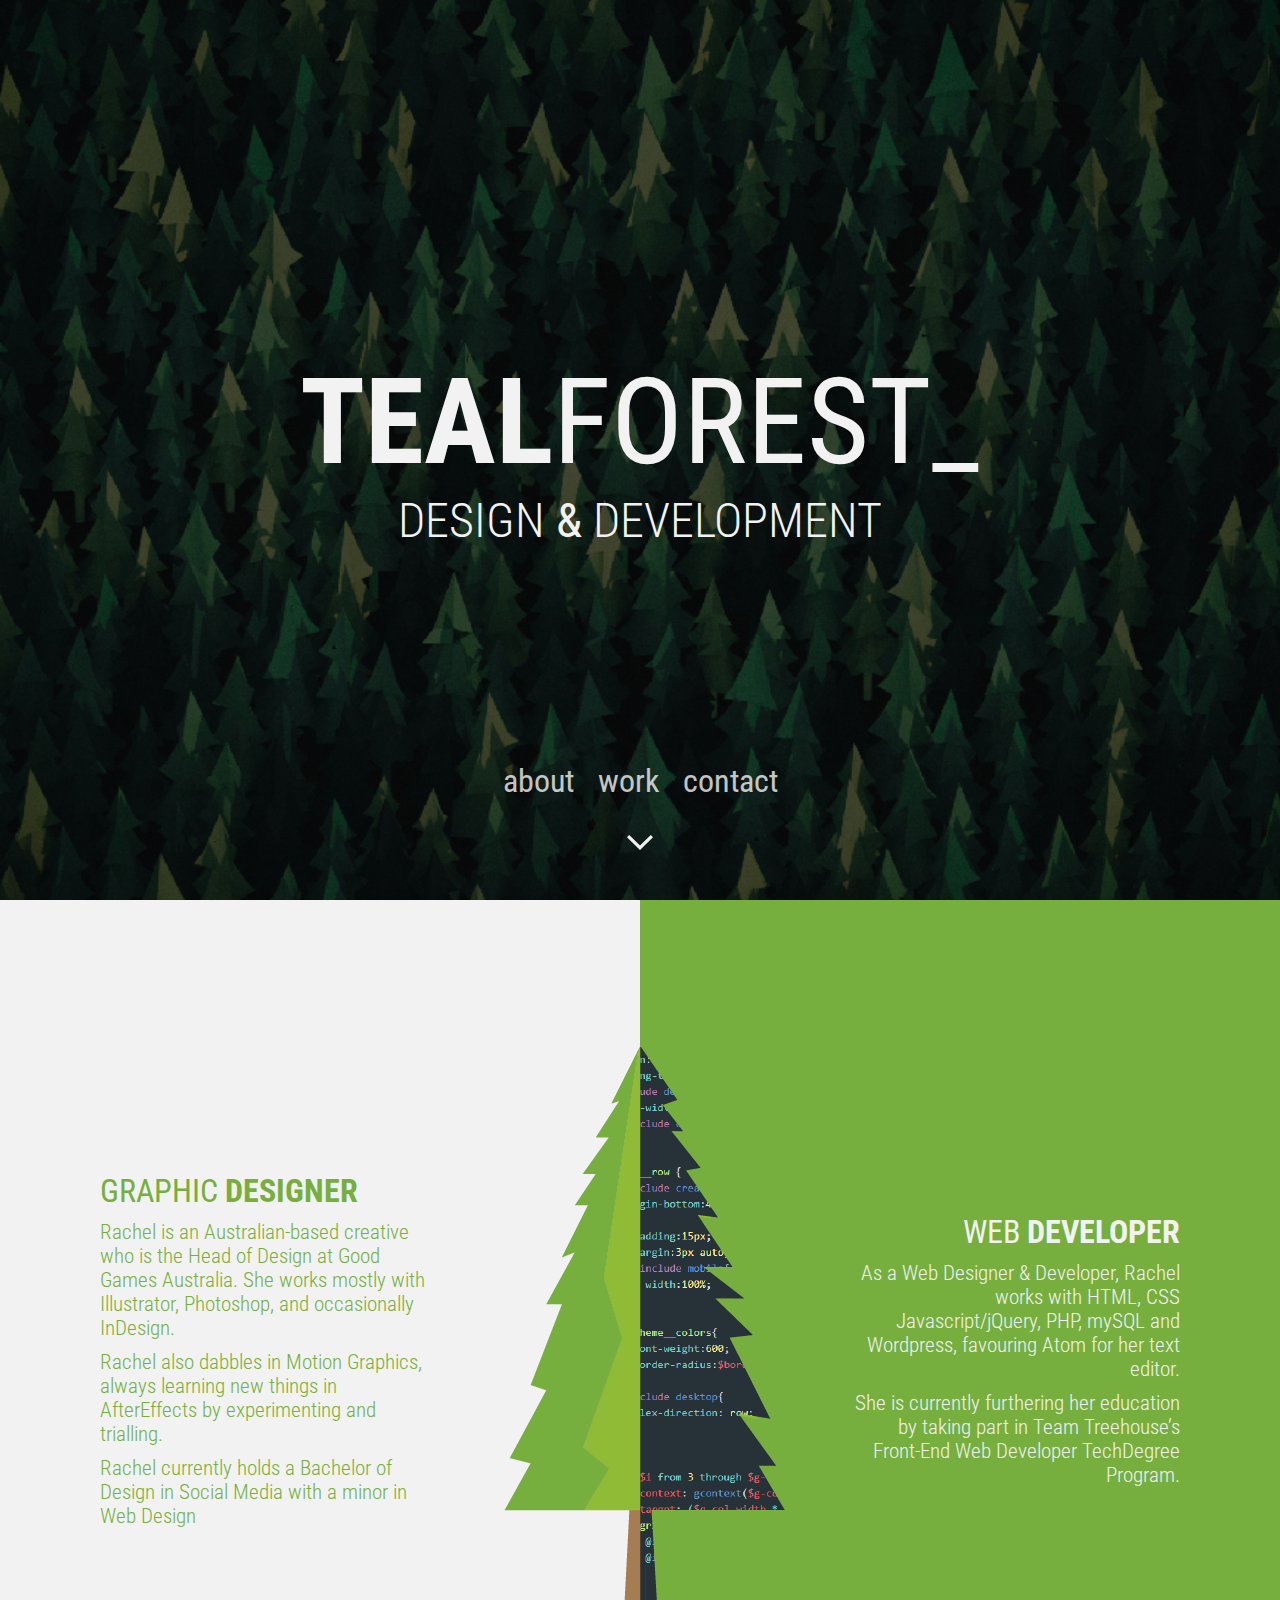
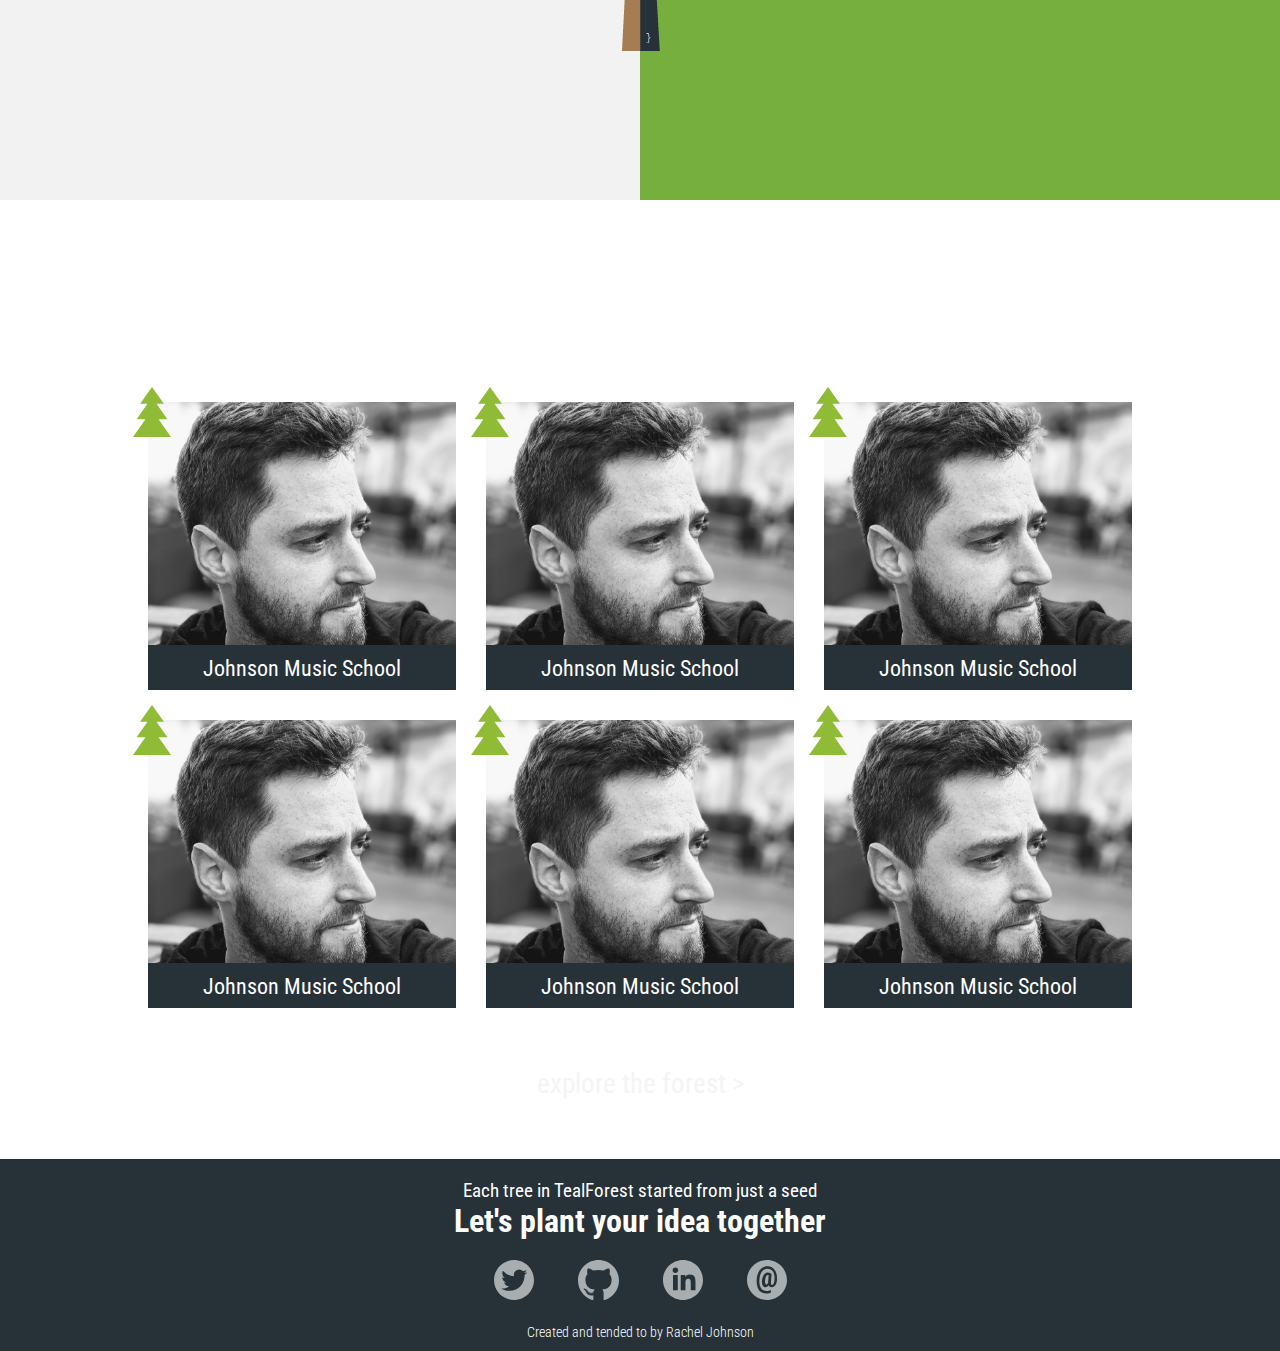
<file: index.html>
<!DOCTYPE html>
<html>

<head>
  <title>Tealforest Design &amp; Development</title>
  <meta name="viewport" content="width=device-width, initial-scale=1.0">
  <link rel="icon" type="image/png" href="favicon-32x32.png" sizes="32x32" />
  <link rel="icon" type="image/png" href="favicon-16x16.png" sizes="16x16" />
  <link rel="stylesheet" href="css/style.css">
</head>

<body class="homepage">
  <main>
    <div id="home">
      <h1><strong>TEAL</strong>FOREST_</h1>
      <h2>DESIGN <strong>&amp;</strong> DEVELOPMENT</h2>
      <div class="intronav">
        <a href="#about">about</a>
        <a href="#work">work</a>
        <a href="#footer">contact</a>
      </div>
      <img src="img/arrow.svg" />
    </div>
    <div id="about">
      <div class="designer">
        <h1>GRAPHIC <strong>DESIGNER</strong></h1>
        <p>Rachel is an Australian-based creative who is the Head of Design at Good Games Australia. She works mostly with Illustrator, Photoshop, and occasionally InDesign.</p>
        <p>Rachel also dabbles in Motion Graphics, always learning new things in AfterEffects by experimenting and trialling.</p>
        <p>Rachel currently holds a Bachelor of Design in Social Media with a minor in Web Design</p>
      </div>
      <div class="developer">
        <h1>WEB <strong>DEVELOPER</strong></h1>
        <p> As a Web Designer & Developer, Rachel works with HTML, CSS Javascript/jQuery, PHP, mySQL and Wordpress, favouring Atom for her text editor.</p>
        <p>She is currently furthering her education by taking part in Team Treehouse’s Front-End Web Developer TechDegree Program.</p>
      </div>
    </div>
    <div id="work">
      <div>
        <h1>FEATURED <strong>TREES</strong></h1>
        <div class="work-container">
          <div class="work-card">
            <div class="work-card-overflow">
              <a href="#work">
                <img src="img/mark.jpg" />
                <span>Johnson Music School</span>
              </a>
            </div>
          </div>
          <div class="work-card">
            <div class="work-card-overflow">
              <a href="#work">
                <img src="img/mark.jpg" />
                <span>Johnson Music School</span>
              </a>
            </div>
          </div>
          <div class="work-card hidden-mobile">
            <div class="work-card-overflow">
              <a href="#work">
                <img src="img/mark.jpg" />
                <span>Johnson Music School</span>
              </a>
            </div>
          </div>
          <div class="work-card hidden-mobile">
            <div class="work-card-overflow">
              <a href="#work">
                <img src="img/mark.jpg" />
                <span>Johnson Music School</span>
              </a>
            </div>
          </div>
          <div class="work-card hidden-tablet">
            <div class="work-card-overflow">
              <a href="#work">
                <img src="img/mark.jpg" />
                <span>Johnson Music School</span>
              </a>
            </div>
          </div>
          <div class="work-card hidden-tablet">
            <div class="work-card-overflow">
              <a href="#work">
                <img src="img/mark.jpg" />
                <span>Johnson Music School</span>
              </a>
            </div>
          </div>
        </div>
        <a class="toforest" href="work.html">
          <h5>explore the forest &#62;</h5>
        </a>
      </div>
    </div>
  </main>
  <footer id="footer">
    <h5>Each tree in TealForest started from just a seed</h5>
    <h4>Let's plant your idea together</h4>
    <div class="footerlinks">
      <a href="http://www.twitter.com/rachelkhoong"><img src="img/twitter.svg" /></a>
      <a href="http://www.github.com/racheltyjohnson"><img src="img/github.svg" /></a>
      <a href="https://www.linkedin.com/in/rachelkhoong/"><img src="img/linkedin.svg" /></a>
      <a href="mailto:rachelkhoong@gmail.com"><img src="img/email.svg" /></a>
    </div>
    <p>Created and tended to by Rachel Johnson</p>
  </footer>
  <script src="js/script.js"></script>

</body>

</html>
</file>
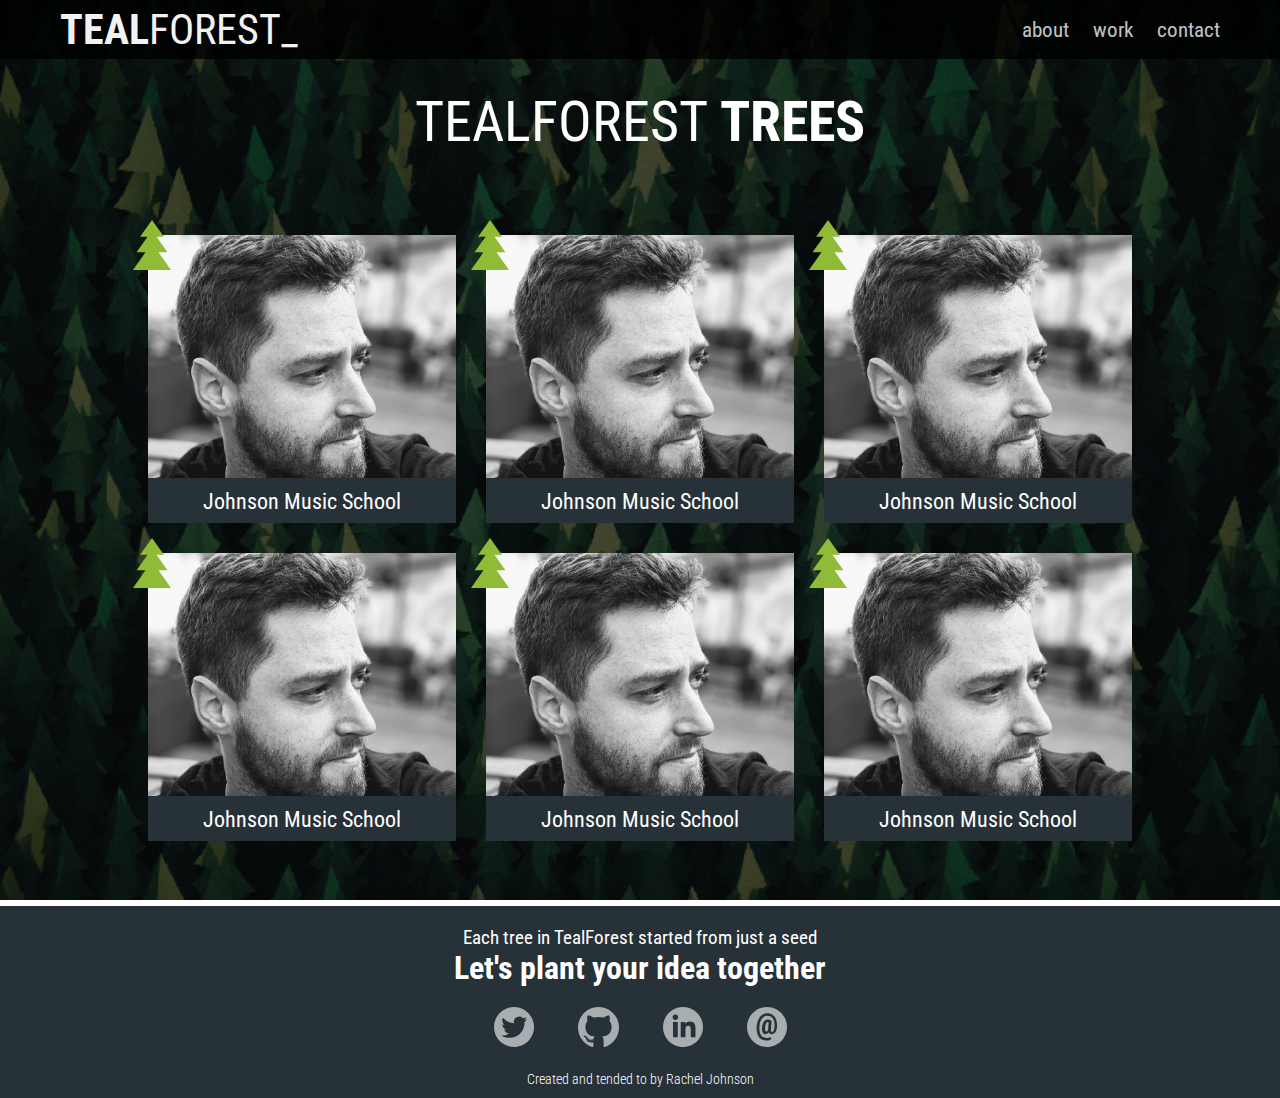
<file: work.html>
<!DOCTYPE html>
<html>

<head>
  <title>Tealforest Design &amp; Development</title>
  <meta name="viewport" content="width=device-width, initial-scale=1.0">
  <link rel="icon" type="image/png" href="favicon-32x32.png" sizes="32x32" />
  <link rel="icon" type="image/png" href="favicon-16x16.png" sizes="16x16" />
  <link rel="stylesheet" href="css/style.css">
</head>

<body class="standardpage">
  <header>
    <div>
      <a href="index.html">
        <h1 class="hidden-desktop"><strong>T</strong>F_</h1>
        <h1 class="hidden-tablet"><strong>TEAL</strong>FOREST_</h1>
      </a>
      <nav>
        <a href="index.html#about">about</a>
        <a href="work.html">work</a>
        <a href="#footer">contact</a>
      </nav>
    </div>
  </header>
  <main>
    <h1>TEALFOREST <strong>TREES</strong></h1>
    <div class="work-container work-page">
      <div class="work-card">
        <div class="work-card-overflow">
          <a href="works/johnsonmusicschool.html">
            <img src="img/mark.jpg" />
            <span>Johnson Music School</span>
          </a>
        </div>
      </div>
      <div class="work-card">
        <div class="work-card-overflow">
          <a href="#work">
            <img src="img/mark.jpg" />
            <span>Johnson Music School</span>
          </a>
        </div>
      </div>
      <div class="work-card">
        <div class="work-card-overflow">
          <a href="#work">
            <img src="img/mark.jpg" />
            <span>Johnson Music School</span>
          </a>
        </div>
      </div>
      <div class="work-card">
        <div class="work-card-overflow">
          <a href="#work">
            <img src="img/mark.jpg" />
            <span>Johnson Music School</span>
          </a>
        </div>
      </div>
      <div class="work-card">
        <div class="work-card-overflow">
          <a href="#work">
            <img src="img/mark.jpg" />
            <span>Johnson Music School</span>
          </a>
        </div>
      </div>
      <div class="work-card">
        <div class="work-card-overflow">
          <a href="#work">
            <img src="img/mark.jpg" />
            <span>Johnson Music School</span>
          </a>
        </div>
      </div>
    </div>
  </main>
  <footer id="footer">
    <h5>Each tree in TealForest started from just a seed</h5>
    <h4>Let's plant your idea together</h4>
    <div class="footerlinks">
      <a href="http://www.twitter.com/rachelkhoong"><img src="img/twitter.svg" /></a>
      <a href="http://www.github.com/racheltyjohnson"><img src="img/github.svg" /></a>
      <a href="https://www.linkedin.com/in/rachelkhoong/"><img src="img/linkedin.svg" /></a>
      <a href="mailto:rachelkhoong@gmail.com"><img src="img/email.svg" /></a>
    </div>
    <p>Created and tended to by Rachel Johnson</p>
  </footer>
  <script src="js/script.js"></script>

</body>

</html>
</file>
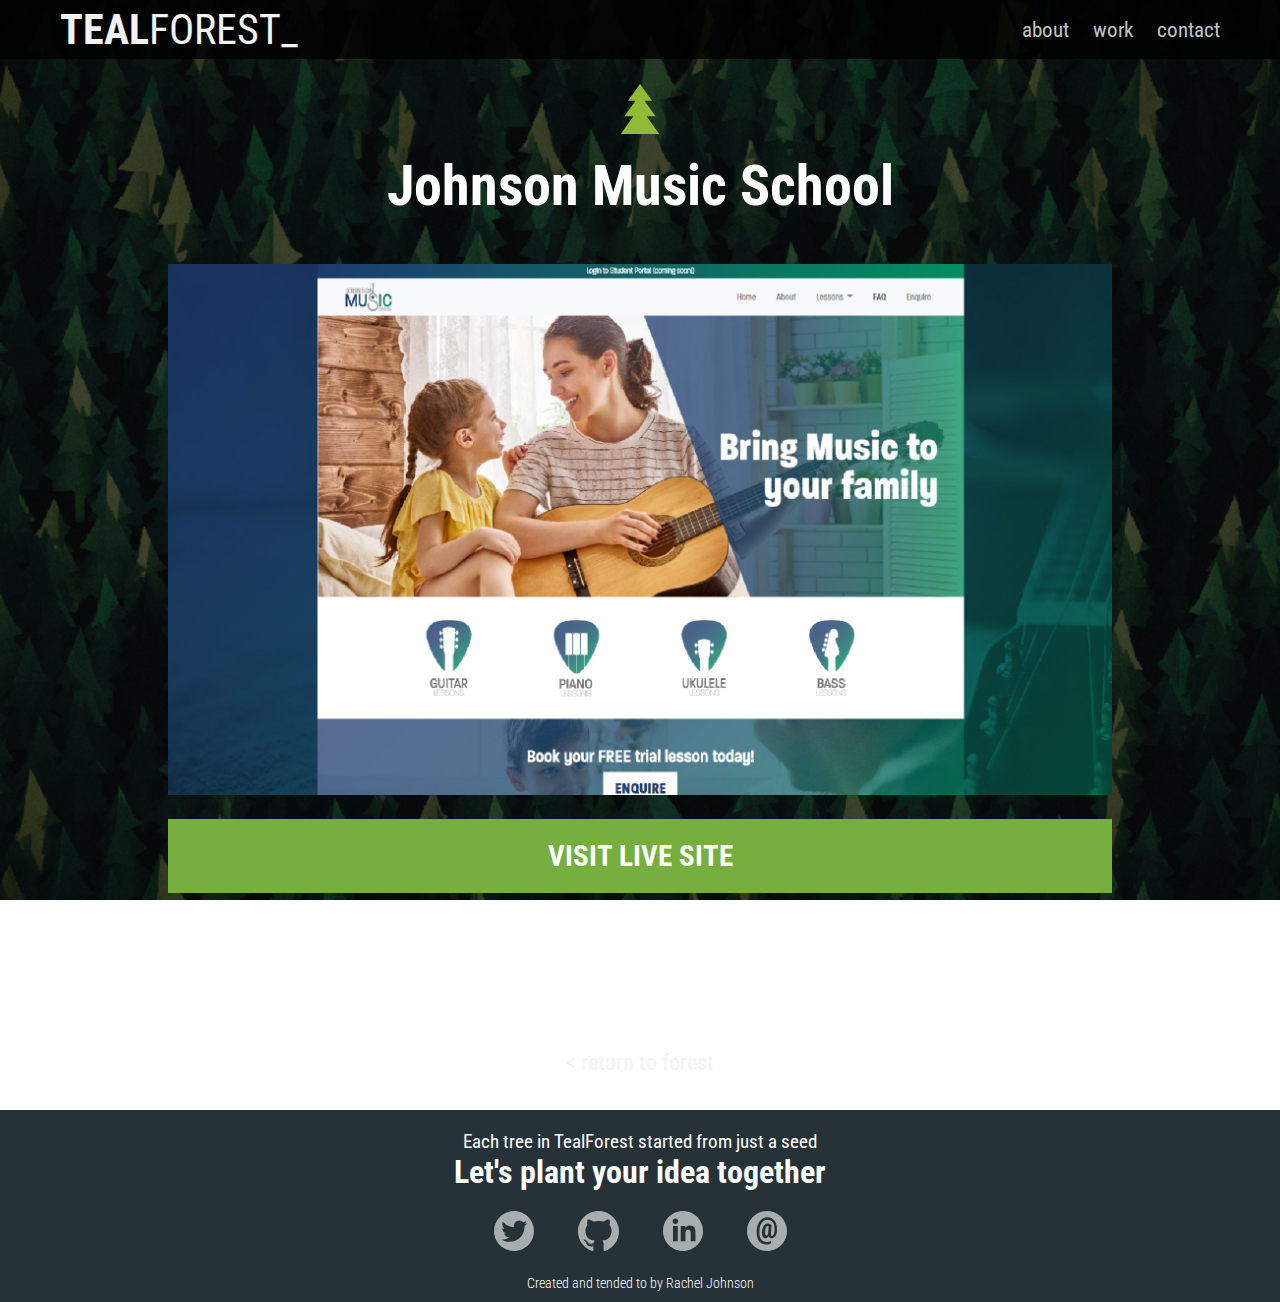
<file: works/ammybunny.html>
<!DOCTYPE html>
<html>

<head>
  <title>AmmyBunny | Tealforest Design &amp; Development</title>
  <meta name="viewport" content="width=device-width, initial-scale=1.0">
  <link rel="icon" type="image/png" href="../favicon-32x32.png" sizes="32x32" />
  <link rel="icon" type="image/png" href="../favicon-16x16.png" sizes="16x16" />
  <link rel="stylesheet" href="../css/style.css">
</head>

<body class="standardpage singleworkpage">
  <header>
    <div>
      <a href="../index.html">
        <h1 class="hidden-desktop"><strong>T</strong>F_</h1>
        <h1 class="hidden-tablet"><strong>TEAL</strong>FOREST_</h1>
      </a>
      <nav>
        <a href="../index.html#about">about</a>
        <a href="../work.html">work</a>
        <a href="#footer">contact</a>
      </nav>
    </div>
  </header>
  <main>
    <img class="tree" src="../img/tree.svg" />
    <h1 class="projectName">Johnson Music School</h1>
    <div class="single-skills">
      <ul>
      </ul>
    </div>
    <a class="projectLink" target="_blank" href="http://www.johnsonmusic.com.au"><img class="projectImage" src="../img/image-jms.jpg" /></a>
    <a class="btn projectLink" target="_blank" href="http://www.johnsonmusic.com.au">VISIT LIVE SITE</a>
    <p class="projectDescription">
      Lorem ipsum dolor sit amet, consectetur adipiscing elit. In aliquam, libero ut pellentesque faucibus, eros enim iaculis nunc, vel semper ipsum justo nec elit. Ut lobortis lobortis ex a scelerisque. Phasellus commodo ac lectus id placerat.
      Quisque eleifend in lacus vitae tempor. Maecenas nec hendrerit sem.
    </p>
    <span><a href="../work.html">&lt; return to forest</a></span>
  </main>
  <footer id="footer">
    <h5>Each tree in TealForest started from just a seed</h5>
    <h4>Let's plant your idea together</h4>
    <div class="footerlinks">
      <a href="http://www.twitter.com/rachelkhoong"><img src="../img/twitter.svg" /></a>
      <a href="http://www.github.com/racheltyjohnson"><img src="../img/github.svg" /></a>
      <a href="https://www.linkedin.com/in/rachelkhoong/"><img src="../img/linkedin.svg" /></a>
      <a href="mailto:rachelkhoong@gmail.com"><img src="../img/email.svg" /></a>
    </div>
    <p>Created and tended to by Rachel Johnson</p>
  </footer>
  <script src="https://code.jquery.com/jquery-3.3.1.min.js" integrity="sha256-FgpCb/KJQlLNfOu91ta32o/NMZxltwRo8QtmkMRdAu8=" crossorigin="anonymous"></script>

  <script src="../js/portfolioitems.js"></script>
  <script>
    setPageContent(3);
  </script>
</body>

</html>
</file>
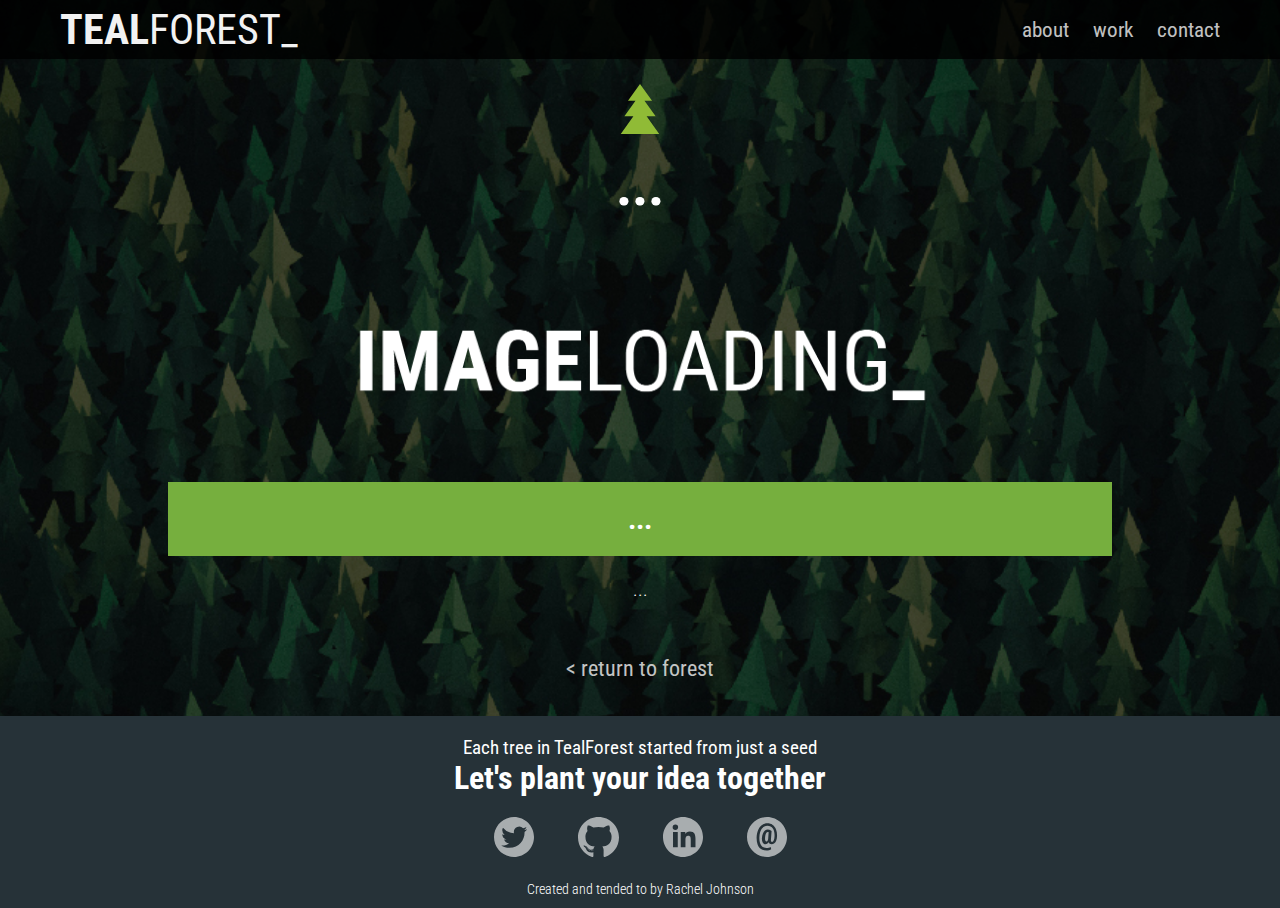
<file: works/canberragamessociety.html>
<!DOCTYPE html>
<html lang="en">

<head>
  <title>AmmyBunny | Tealforest Design &amp; Development</title>
  <meta charset="UTF-8">
  <meta name="viewport" content="width=device-width, initial-scale=1.0">
  <link rel="icon" type="image/png" href="../favicon-32x32.png" sizes="32x32" />
  <link rel="icon" type="image/png" href="../favicon-16x16.png" sizes="16x16" />
  <link rel="stylesheet" href="../css/style.css">
</head>

<body class="standardpage singleworkpage">
  <header>
    <div>
      <a href="../index.html">
        <h1 class="hidden-desktop"><strong>T</strong>F_</h1>
        <h1 class="hidden-tablet"><strong>TEAL</strong>FOREST_</h1>
      </a>
      <nav>
        <a href="../index.html#about">about</a>
        <a href="../work.html">work</a>
        <a href="#footer">contact</a>
      </nav>
    </div>
  </header>
  <main>
    <img class="tree" src="../img/tree.svg" alt="Treeforest Tree Image"/>
    <h1 class="projectName">...</h1>
    <div class="single-skills">
      <ul>
      </ul>
    </div>
    <a class="projectLink" target="_blank" href="#"><img class="projectImage" src="../img/blank.png" alt="Blank Image"/></a>
    <a class="btn projectLink" target="_blank" href="#">...</a>
    <p class="projectDescription">
      ...
    </p>
    <span><a href="../work.html">&lt; return to forest</a></span>
  </main>
  <footer id="footer">
    <h5>Each tree in TealForest started from just a seed</h5>
    <h4>Let's plant your idea together</h4>
    <div class="footerlinks">
      <a href="http://www.twitter.com/rachelkhoong"><img src="../img/twitter.svg" alt="Link to Twitter"/></a>
      <a href="http://www.github.com/racheltyjohnson"><img src="../img/github.svg" alt="Link to Github"/></a>
      <a href="https://www.linkedin.com/in/rachelkhoong/"><img src="../img/linkedin.svg" alt="Link to Linkedin"/></a>
      <a href="mailto:rachelkhoong@gmail.com"><img src="../img/email.svg" alt="Email me!"/></a>
    </div>
    <p>Created and tended to by Rachel Johnson</p>
  </footer>
  <script src="https://code.jquery.com/jquery-3.3.1.min.js" integrity="sha256-FgpCb/KJQlLNfOu91ta32o/NMZxltwRo8QtmkMRdAu8=" crossorigin="anonymous"></script>

  <script src="../js/portfolioitems.js"></script>
  <script>
    setPageContent(1);
  </script>
</body>

</html>
</file>
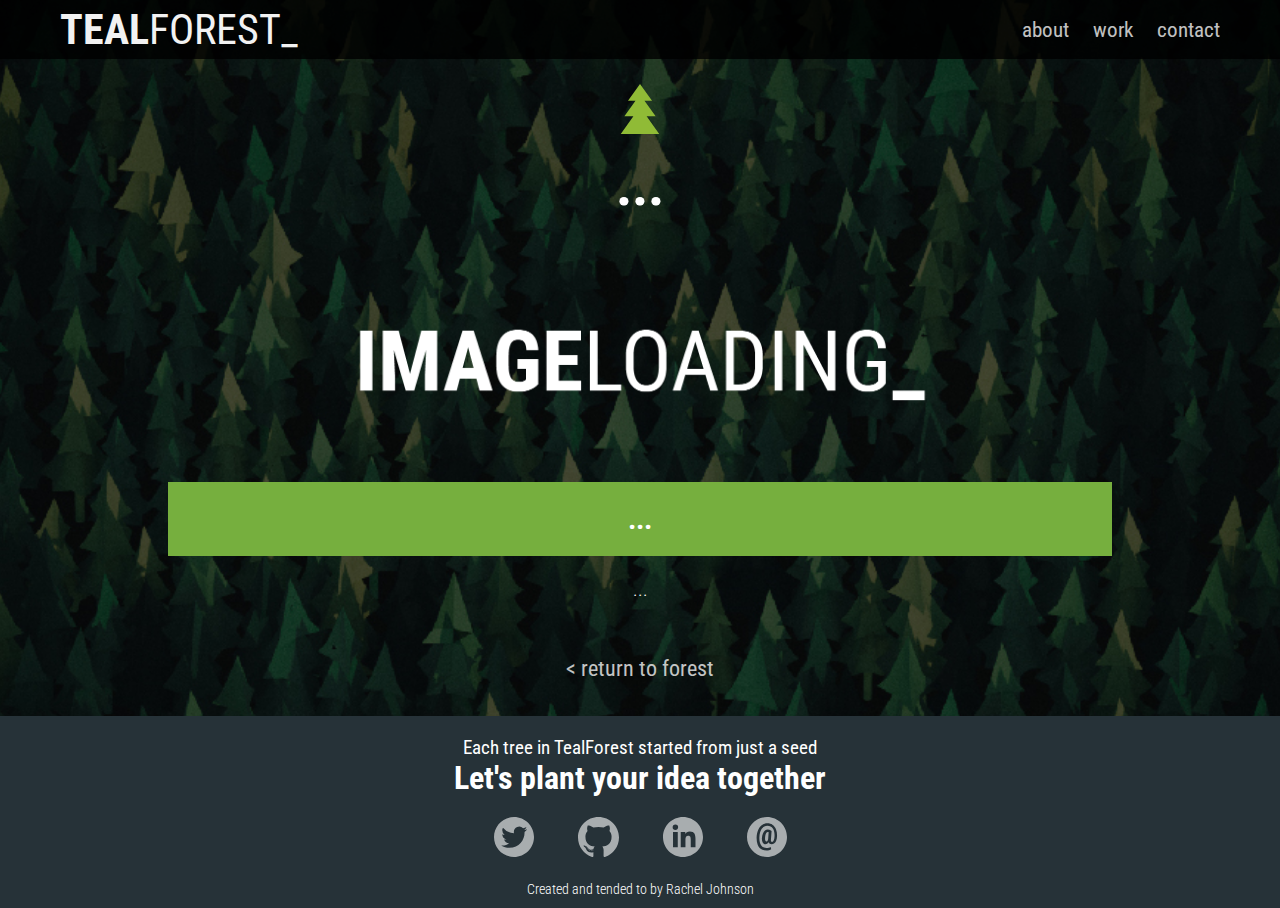
<file: works/employeedirectory.html>
<!DOCTYPE html>
<html lang="en">

<head>
  <title>AmmyBunny | Tealforest Design &amp; Development</title>
  <meta charset="UTF-8">
  <meta name="viewport" content="width=device-width, initial-scale=1.0">
  <link rel="icon" type="image/png" href="../favicon-32x32.png" sizes="32x32" />
  <link rel="icon" type="image/png" href="../favicon-16x16.png" sizes="16x16" />
  <link rel="stylesheet" href="../css/style.css">
</head>

<body class="standardpage singleworkpage">
  <header>
    <div>
      <a href="../index.html">
        <h1 class="hidden-desktop"><strong>T</strong>F_</h1>
        <h1 class="hidden-tablet"><strong>TEAL</strong>FOREST_</h1>
      </a>
      <nav>
        <a href="../index.html#about">about</a>
        <a href="../work.html">work</a>
        <a href="#footer">contact</a>
      </nav>
    </div>
  </header>
  <main>
    <img class="tree" src="../img/tree.svg" alt="Treeforest Tree Image"/>
    <h1 class="projectName">...</h1>
    <div class="single-skills">
      <ul>
      </ul>
    </div>
    <a class="projectLink" target="_blank" href="#"><img class="projectImage" src="../img/blank.png" alt="Blank Image"/></a>
    <a class="btn projectLink" target="_blank" href="#">...</a>
    <p class="projectDescription">
      ...
    </p>
    <span><a href="../work.html">&lt; return to forest</a></span>
  </main>
  <footer id="footer">
    <h5>Each tree in TealForest started from just a seed</h5>
    <h4>Let's plant your idea together</h4>
    <div class="footerlinks">
      <a href="http://www.twitter.com/rachelkhoong"><img src="../img/twitter.svg" alt="Link to Twitter"/></a>
      <a href="http://www.github.com/racheltyjohnson"><img src="../img/github.svg" alt="Link to Github"/></a>
      <a href="https://www.linkedin.com/in/rachelkhoong/"><img src="../img/linkedin.svg" alt="Link to Linkedin"/></a>
      <a href="mailto:rachelkhoong@gmail.com"><img src="../img/email.svg" alt="Email me!"/></a>
    </div>
    <p>Created and tended to by Rachel Johnson</p>
  </footer>
  <script src="https://code.jquery.com/jquery-3.3.1.min.js" integrity="sha256-FgpCb/KJQlLNfOu91ta32o/NMZxltwRo8QtmkMRdAu8=" crossorigin="anonymous"></script>

  <script src="../js/portfolioitems.js"></script>
  <script>
    setPageContent(5);
  </script>
</body>

</html>
</file>
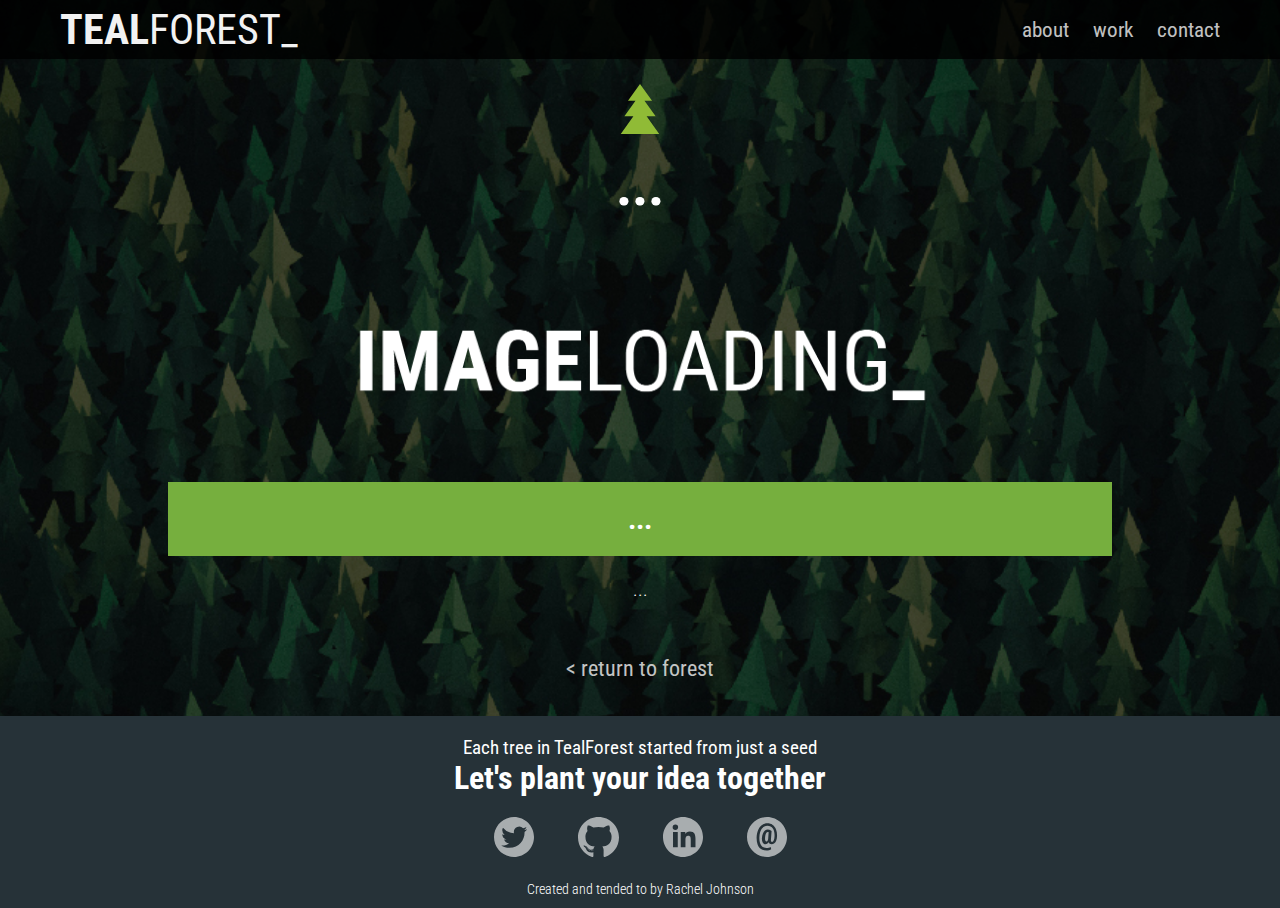
<file: works/gradedpokemon.html>
<!DOCTYPE html>
<html lang="en">

<head>
  <title>AmmyBunny | Tealforest Design &amp; Development</title>
  <meta charset="UTF-8">
  <meta name="viewport" content="width=device-width, initial-scale=1.0">
  <link rel="icon" type="image/png" href="../favicon-32x32.png" sizes="32x32" />
  <link rel="icon" type="image/png" href="../favicon-16x16.png" sizes="16x16" />
  <link rel="stylesheet" href="../css/style.css">
</head>

<body class="standardpage singleworkpage">
  <header>
    <div>
      <a href="../index.html">
        <h1 class="hidden-desktop"><strong>T</strong>F_</h1>
        <h1 class="hidden-tablet"><strong>TEAL</strong>FOREST_</h1>
      </a>
      <nav>
        <a href="../index.html#about">about</a>
        <a href="../work.html">work</a>
        <a href="#footer">contact</a>
      </nav>
    </div>
  </header>
  <main>
    <img class="tree" src="../img/tree.svg" alt="Treeforest Tree Image"/>
    <h1 class="projectName">...</h1>
    <div class="single-skills">
      <ul>
      </ul>
    </div>
    <a class="projectLink" target="_blank" href="#"><img class="projectImage" src="../img/blank.png" alt="Blank Image"/></a>
    <a class="btn projectLink" target="_blank" href="#">...</a>
    <p class="projectDescription">
      ...
    </p>
    <span><a href="../work.html">&lt; return to forest</a></span>
  </main>
  <footer id="footer">
    <h5>Each tree in TealForest started from just a seed</h5>
    <h4>Let's plant your idea together</h4>
    <div class="footerlinks">
      <a href="http://www.twitter.com/rachelkhoong"><img src="../img/twitter.svg" alt="Link to Twitter"/></a>
      <a href="http://www.github.com/racheltyjohnson"><img src="../img/github.svg" alt="Link to Github"/></a>
      <a href="https://www.linkedin.com/in/rachelkhoong/"><img src="../img/linkedin.svg" alt="Link to Linkedin"/></a>
      <a href="mailto:rachelkhoong@gmail.com"><img src="../img/email.svg" alt="Email me!"/></a>
    </div>
    <p>Created and tended to by Rachel Johnson</p>
  </footer>
  <script src="https://code.jquery.com/jquery-3.3.1.min.js" integrity="sha256-FgpCb/KJQlLNfOu91ta32o/NMZxltwRo8QtmkMRdAu8=" crossorigin="anonymous"></script>

  <script src="../js/portfolioitems.js"></script>
  <script>
    setPageContent(0);
  </script>
</body>

</html>
</file>
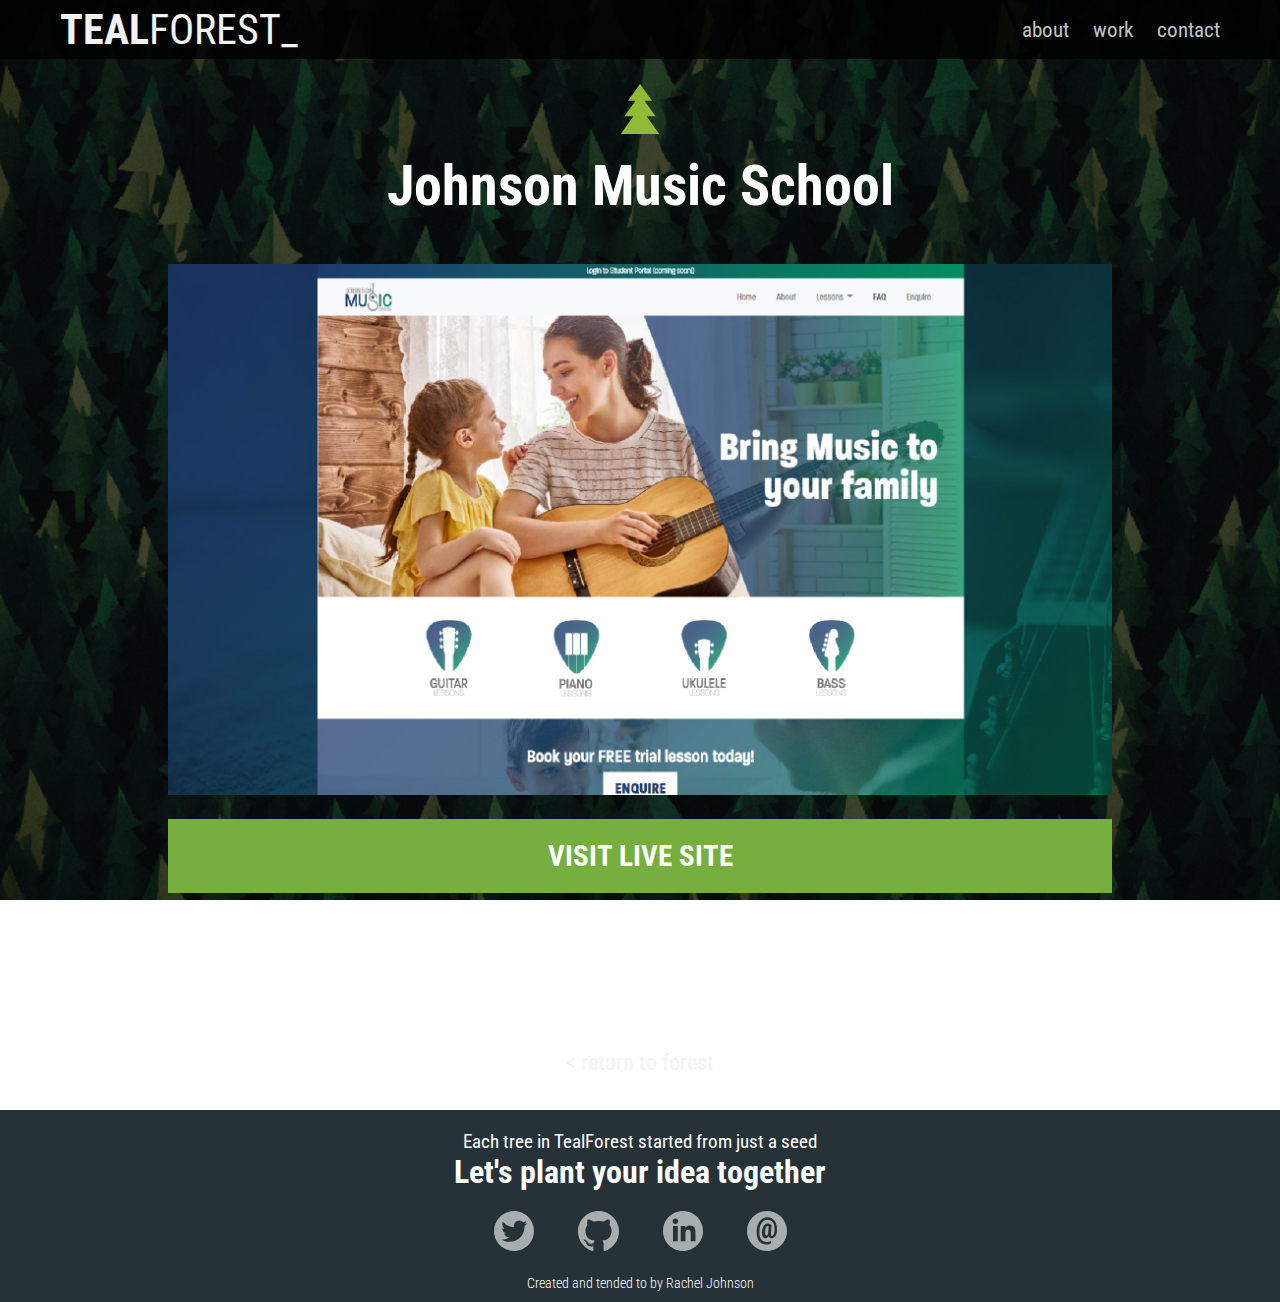
<file: works/searchablephotogallery.html>
<!DOCTYPE html>
<html>

<head>
  <title>Searchable Photo Gallery | Tealforest Design &amp; Development</title>
  <meta name="viewport" content="width=device-width, initial-scale=1.0">
  <link rel="icon" type="image/png" href="../favicon-32x32.png" sizes="32x32" />
  <link rel="icon" type="image/png" href="../favicon-16x16.png" sizes="16x16" />
  <link rel="stylesheet" href="../css/style.css">
</head>

<body class="standardpage singleworkpage">
  <header>
    <div>
      <a href="../index.html">
        <h1 class="hidden-desktop"><strong>T</strong>F_</h1>
        <h1 class="hidden-tablet"><strong>TEAL</strong>FOREST_</h1>
      </a>
      <nav>
        <a href="../index.html#about">about</a>
        <a href="../work.html">work</a>
        <a href="#footer">contact</a>
      </nav>
    </div>
  </header>
  <main>
    <img class="tree" src="../img/tree.svg" />
    <h1 class="projectName">Johnson Music School</h1>
    <div class="single-skills">
      <ul>
      </ul>
    </div>
    <a class="projectLink" target="_blank" href="http://www.johnsonmusic.com.au"><img class="projectImage" src="../img/image-jms.jpg" /></a>
    <a class="btn projectLink" target="_blank" href="http://www.johnsonmusic.com.au">VISIT LIVE SITE</a>
    <p class="projectDescription">
      Lorem ipsum dolor sit amet, consectetur adipiscing elit. In aliquam, libero ut pellentesque faucibus, eros enim iaculis nunc, vel semper ipsum justo nec elit. Ut lobortis lobortis ex a scelerisque. Phasellus commodo ac lectus id placerat.
      Quisque eleifend in lacus vitae tempor. Maecenas nec hendrerit sem.
    </p>
    <span><a href="../work.html">&lt; return to forest</a></span>
  </main>
  <footer id="footer">
    <h5>Each tree in TealForest started from just a seed</h5>
    <h4>Let's plant your idea together</h4>
    <div class="footerlinks">
      <a href="http://www.twitter.com/rachelkhoong"><img src="../img/twitter.svg" /></a>
      <a href="http://www.github.com/racheltyjohnson"><img src="../img/github.svg" /></a>
      <a href="https://www.linkedin.com/in/rachelkhoong/"><img src="../img/linkedin.svg" /></a>
      <a href="mailto:rachelkhoong@gmail.com"><img src="../img/email.svg" /></a>
    </div>
    <p>Created and tended to by Rachel Johnson</p>
  </footer>
  <script src="https://code.jquery.com/jquery-3.3.1.min.js" integrity="sha256-FgpCb/KJQlLNfOu91ta32o/NMZxltwRo8QtmkMRdAu8=" crossorigin="anonymous"></script>

  <script src="../js/portfolioitems.js"></script>
  <script>
    setPageContent(8);
  </script>
</body>

</html>
</file>
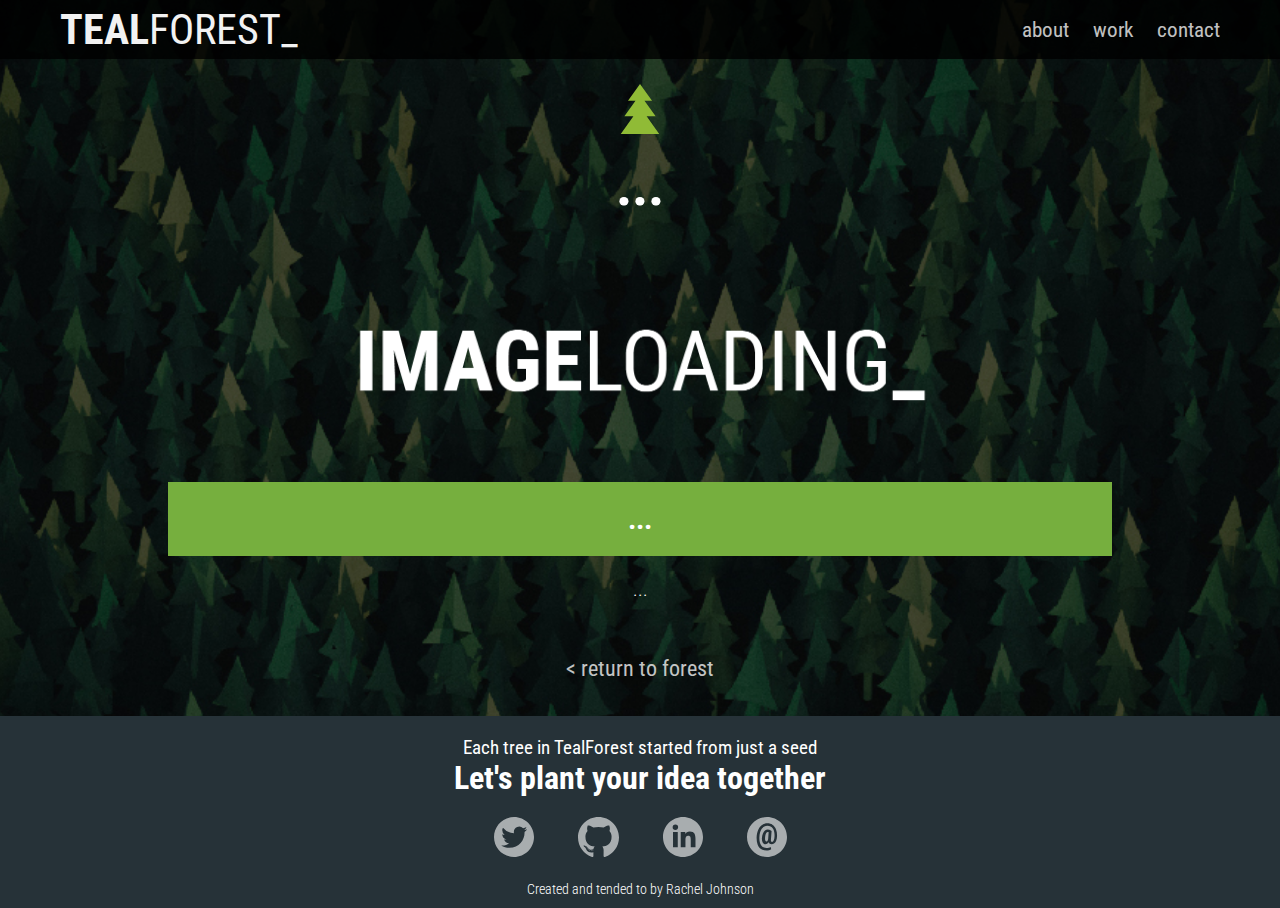
<file: works/terpsichoredancecompany.html>
<!DOCTYPE html>
<html lang="en">

<head>
  <title>Terpsichore Dance Company | Tealforest Design &amp; Development</title>
  <meta charset="UTF-8">
  <meta name="viewport" content="width=device-width, initial-scale=1.0">
  <link rel="icon" type="image/png" href="../favicon-32x32.png" sizes="32x32" />
  <link rel="icon" type="image/png" href="../favicon-16x16.png" sizes="16x16" />
  <link rel="stylesheet" href="../css/style.css">
</head>

<body class="standardpage singleworkpage">
  <header>
    <div>
      <a href="../index.html">
        <h1 class="hidden-desktop"><strong>T</strong>F_</h1>
        <h1 class="hidden-tablet"><strong>TEAL</strong>FOREST_</h1>
      </a>
      <nav>
        <a href="../index.html#about">about</a>
        <a href="../work.html">work</a>
        <a href="#footer">contact</a>
      </nav>
    </div>
  </header>
  <main>
    <img class="tree" src="../img/tree.svg" alt="Treeforest Tree Image"/>
    <h1 class="projectName">...</h1>
    <div class="single-skills">
      <ul>
      </ul>
    </div>
    <a class="projectLink" target="_blank" href="#"><img class="projectImage" src="../img/blank.png" alt="Blank Image"/></a>
    <a class="btn projectLink" target="_blank" href="#">...</a>
    <p class="projectDescription">
      ...
    </p>
    <span><a href="../work.html">&lt; return to forest</a></span>
  </main>
  <footer id="footer">
    <h5>Each tree in TealForest started from just a seed</h5>
    <h4>Let's plant your idea together</h4>
    <div class="footerlinks">
      <a href="http://www.twitter.com/rachelkhoong"><img src="../img/twitter.svg" alt="Link to Twitter"/></a>
      <a href="http://www.github.com/racheltyjohnson"><img src="../img/github.svg" alt="Link to Github"/></a>
      <a href="https://www.linkedin.com/in/rachelkhoong/"><img src="../img/linkedin.svg" alt="Link to Linkedin"/></a>
      <a href="mailto:rachelkhoong@gmail.com"><img src="../img/email.svg" alt="Email me!"/></a>
    </div>
    <p>Created and tended to by Rachel Johnson</p>
  </footer>
  <script src="https://code.jquery.com/jquery-3.3.1.min.js" integrity="sha256-FgpCb/KJQlLNfOu91ta32o/NMZxltwRo8QtmkMRdAu8=" crossorigin="anonymous"></script>

  <script src="../js/portfolioitems.js"></script>
  <script>
    setPageContent(2);
  </script>
</body>

</html>
</file>
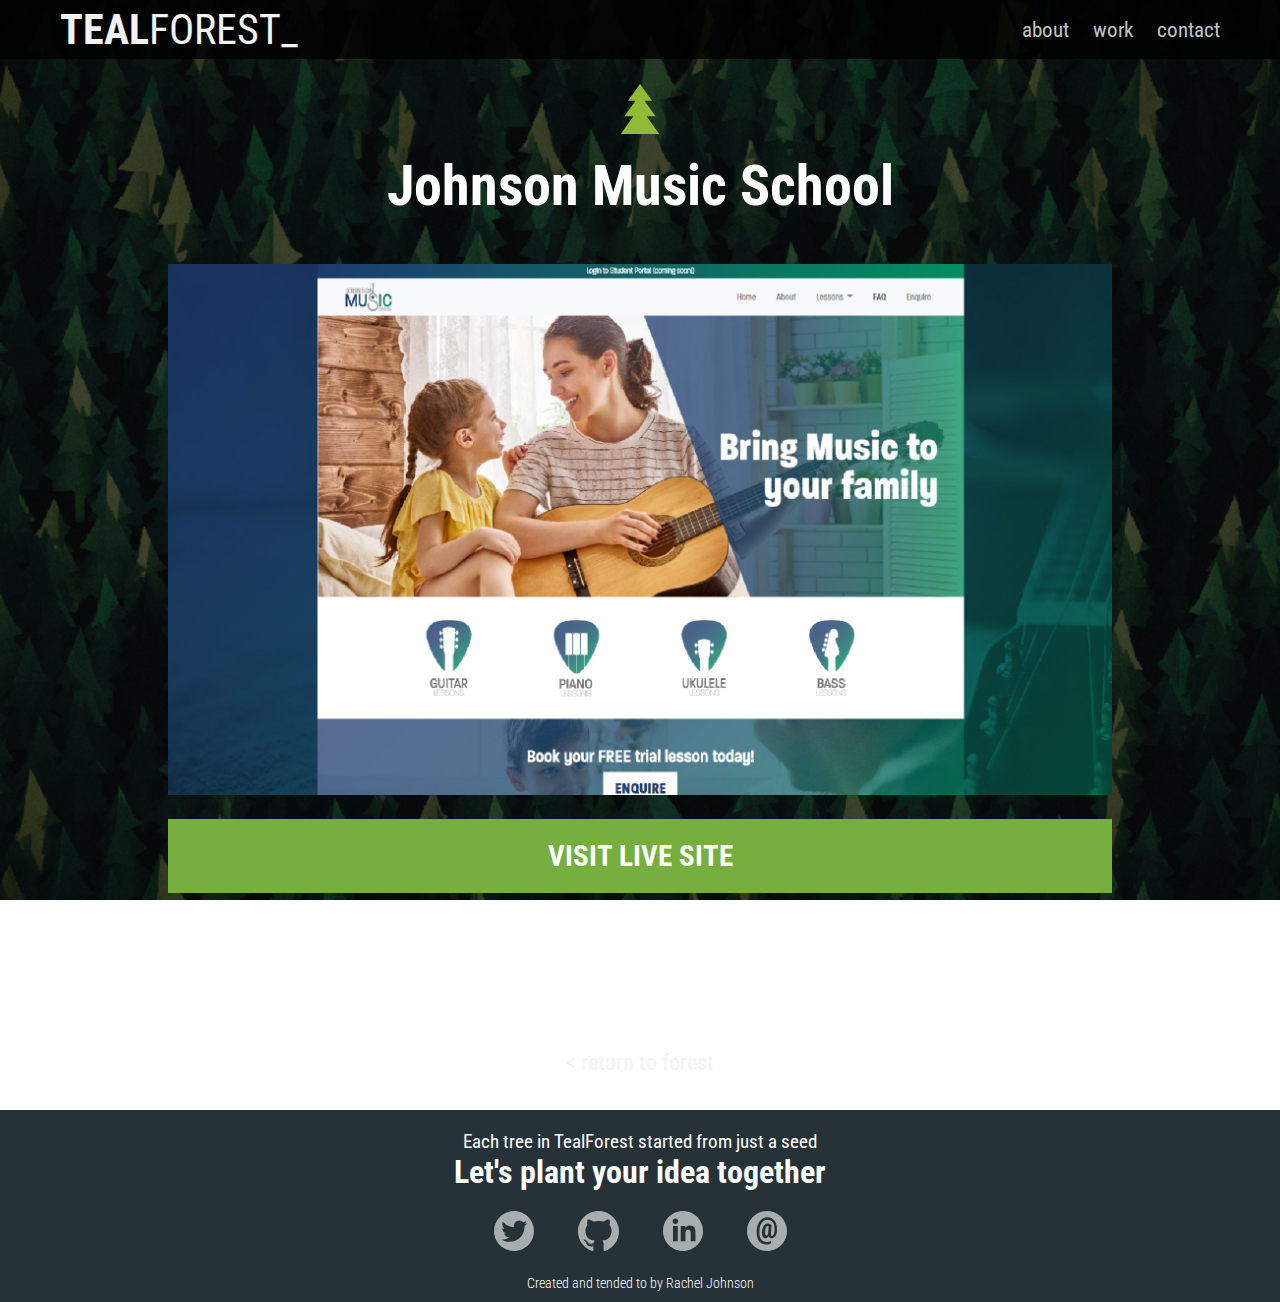
<file: works/webdashboard.html>
<!DOCTYPE html>
<html>

<head>
  <title>Web Dashboard | Tealforest Design &amp; Development</title>
  <meta name="viewport" content="width=device-width, initial-scale=1.0">
  <link rel="icon" type="image/png" href="../favicon-32x32.png" sizes="32x32" />
  <link rel="icon" type="image/png" href="../favicon-16x16.png" sizes="16x16" />
  <link rel="stylesheet" href="../css/style.css">
</head>

<body class="standardpage singleworkpage">
  <header>
    <div>
      <a href="../index.html">
        <h1 class="hidden-desktop"><strong>T</strong>F_</h1>
        <h1 class="hidden-tablet"><strong>TEAL</strong>FOREST_</h1>
      </a>
      <nav>
        <a href="../index.html#about">about</a>
        <a href="../work.html">work</a>
        <a href="#footer">contact</a>
      </nav>
    </div>
  </header>
  <main>
    <img class="tree" src="../img/tree.svg" />
    <h1 class="projectName">Johnson Music School</h1>
    <div class="single-skills">
      <ul>
      </ul>
    </div>
    <a class="projectLink" target="_blank" href="http://www.johnsonmusic.com.au"><img class="projectImage" src="../img/image-jms.jpg" /></a>
    <a class="btn projectLink" target="_blank" href="http://www.johnsonmusic.com.au">VISIT LIVE SITE</a>
    <p class="projectDescription">
      Lorem ipsum dolor sit amet, consectetur adipiscing elit. In aliquam, libero ut pellentesque faucibus, eros enim iaculis nunc, vel semper ipsum justo nec elit. Ut lobortis lobortis ex a scelerisque. Phasellus commodo ac lectus id placerat.
      Quisque eleifend in lacus vitae tempor. Maecenas nec hendrerit sem.
    </p>
    <span><a href="../work.html">&lt; return to forest</a></span>
  </main>
  <footer id="footer">
    <h5>Each tree in TealForest started from just a seed</h5>
    <h4>Let's plant your idea together</h4>
    <div class="footerlinks">
      <a href="http://www.twitter.com/rachelkhoong"><img src="../img/twitter.svg" /></a>
      <a href="http://www.github.com/racheltyjohnson"><img src="../img/github.svg" /></a>
      <a href="https://www.linkedin.com/in/rachelkhoong/"><img src="../img/linkedin.svg" /></a>
      <a href="mailto:rachelkhoong@gmail.com"><img src="../img/email.svg" /></a>
    </div>
    <p>Created and tended to by Rachel Johnson</p>
  </footer>
  <script src="https://code.jquery.com/jquery-3.3.1.min.js" integrity="sha256-FgpCb/KJQlLNfOu91ta32o/NMZxltwRo8QtmkMRdAu8=" crossorigin="anonymous"></script>

  <script src="../js/portfolioitems.js"></script>
  <script>
    setPageContent(6);
  </script>
</body>

</html>
</file>
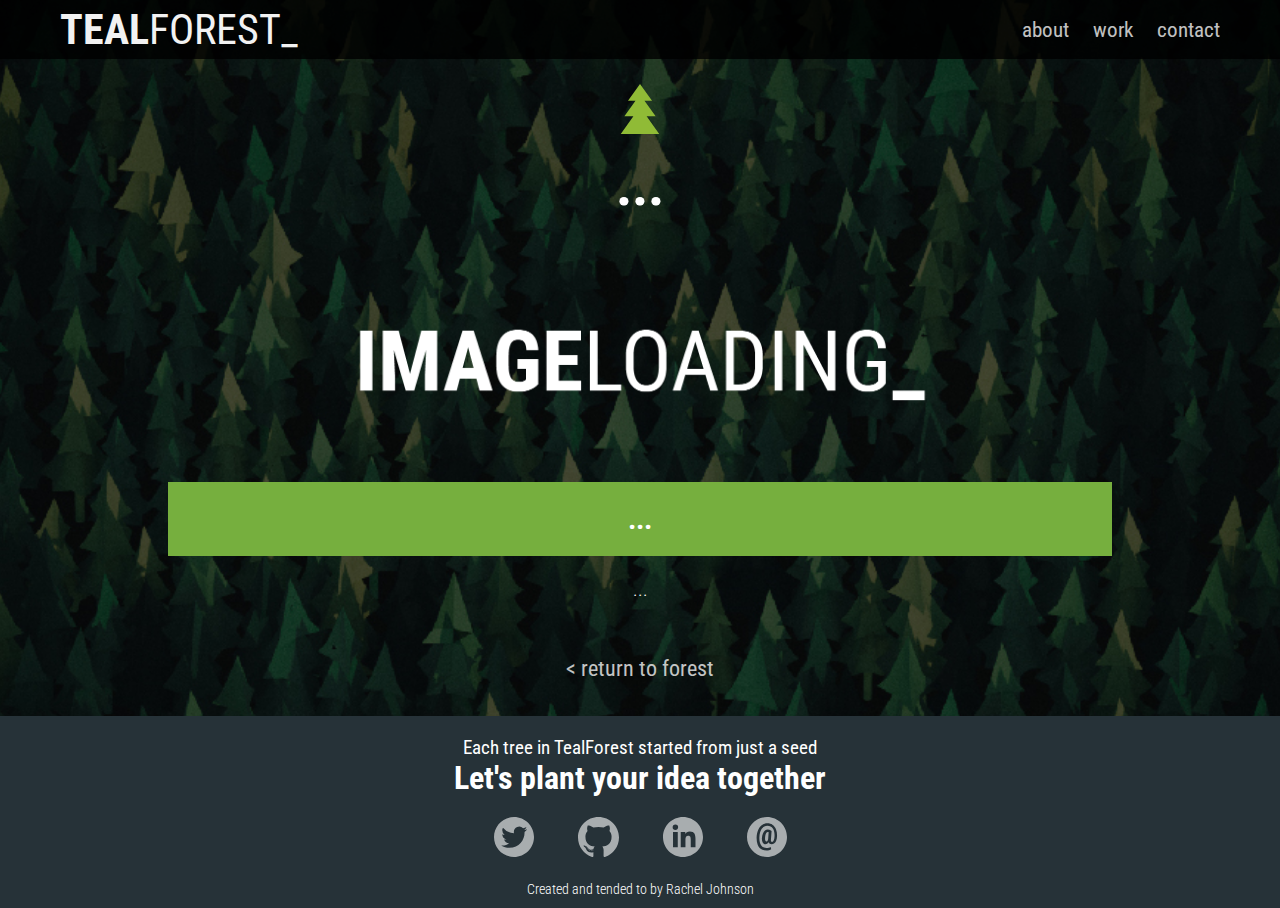
<file: works/wheelofsuccess.html>
<!DOCTYPE html>
<html lang="en">

<head>
  <title>AmmyBunny | Tealforest Design &amp; Development</title>
  <meta charset="UTF-8">
  <meta name="viewport" content="width=device-width, initial-scale=1.0">
  <link rel="icon" type="image/png" href="../favicon-32x32.png" sizes="32x32" />
  <link rel="icon" type="image/png" href="../favicon-16x16.png" sizes="16x16" />
  <link rel="stylesheet" href="../css/style.css">
</head>

<body class="standardpage singleworkpage">
  <header>
    <div>
      <a href="../index.html">
        <h1 class="hidden-desktop"><strong>T</strong>F_</h1>
        <h1 class="hidden-tablet"><strong>TEAL</strong>FOREST_</h1>
      </a>
      <nav>
        <a href="../index.html#about">about</a>
        <a href="../work.html">work</a>
        <a href="#footer">contact</a>
      </nav>
    </div>
  </header>
  <main>
    <img class="tree" src="../img/tree.svg" alt="Treeforest Tree Image"/>
    <h1 class="projectName">...</h1>
    <div class="single-skills">
      <ul>
      </ul>
    </div>
    <a class="projectLink" target="_blank" href="#"><img class="projectImage" src="../img/blank.png" alt="Blank Image"/></a>
    <a class="btn projectLink" target="_blank" href="#">...</a>
    <p class="projectDescription">
      ...
    </p>
    <span><a href="../work.html">&lt; return to forest</a></span>
  </main>
  <footer id="footer">
    <h5>Each tree in TealForest started from just a seed</h5>
    <h4>Let's plant your idea together</h4>
    <div class="footerlinks">
      <a href="http://www.twitter.com/rachelkhoong"><img src="../img/twitter.svg" alt="Link to Twitter"/></a>
      <a href="http://www.github.com/racheltyjohnson"><img src="../img/github.svg" alt="Link to Github"/></a>
      <a href="https://www.linkedin.com/in/rachelkhoong/"><img src="../img/linkedin.svg" alt="Link to Linkedin"/></a>
      <a href="mailto:rachelkhoong@gmail.com"><img src="../img/email.svg" alt="Email me!"/></a>
    </div>
    <p>Created and tended to by Rachel Johnson</p>
  </footer>
  <script src="https://code.jquery.com/jquery-3.3.1.min.js" integrity="sha256-FgpCb/KJQlLNfOu91ta32o/NMZxltwRo8QtmkMRdAu8=" crossorigin="anonymous"></script>

  <script src="../js/portfolioitems.js"></script>
  <script>
    setPageContent(7);
  </script>
</body>

</html>
</file>
<file: css/style.css>
/* Variables */
@import url("https://fonts.googleapis.com/css?family=Roboto+Condensed:300,400,700");
/* Mixins */
* {
  padding: 0;
  margin: 0;
  box-sizing: border-box;
  font-family: "Roboto Condensed", sans-serif;
  -webkit-tap-highlight-color: transparent;
  -webkit-tap-highlight-color: rgba(0, 0, 0, 0);
}
*:focus {
  outline: 0;
}
*::selection {
  background-color: transparent;
}

.hidden-mobile {
  display: none;
}
@media (min-width: 550px) {
  .hidden-mobile {
    display: block;
  }
}

.hidden-tablet {
  display: none;
}
@media (min-width: 1024px) {
  .hidden-tablet {
    display: block;
  }
}

.hidden-desktop {
  display: block;
}
@media (min-width: 1024px) {
  .hidden-desktop {
    display: none;
  }
}

h1,
h2,
h3,
h4,
h5,
h6 {
  font-weight: 400;
}

p {
  font-weight: 300;
}

html {
  scroll-behavior: smooth;
}

body {
  display: flex;
  flex-direction: column;
  min-height: 100vh;
}
body main {
  flex-grow: 1;
}

.homepage main #about,
.homepage main #home,
.homepage main #work {
  min-height: 100vh;
}
.homepage main #home {
  background-color: #245240;
  background-image: url("../img/background.jpg");
  background-size: cover;
  background-attachment: fixed;
  background-position: center;
  background-repeat: no-repeat;
  color: #f2f2f2;
  display: flex;
  flex-direction: column;
  align-items: center;
  justify-content: center;
  text-align: center;
}
.homepage main #home h1 {
  font-size: 3rem;
}
@media (min-width: 550px) {
  .homepage main #home h1 {
    font-size: 6rem;
  }
}
@media (min-width: 1024px) {
  .homepage main #home h1 {
    font-size: 7.5rem;
  }
}
.homepage main #home h2 {
  font-size: 1.5rem;
  font-weight: 300;
}
@media (min-width: 550px) {
  .homepage main #home h2 {
    font-size: 3em;
  }
}
.homepage main #home .intronav {
  position: absolute;
  bottom: 100px;
}
.homepage main #home .intronav a {
  color: #f2f2f2;
  text-decoration: none;
  margin: 0 10px;
  font-size: 1.2rem;
  opacity: 0.8;
  transition: opacity 0.3s;
}
.homepage main #home .intronav a:hover {
  opacity: 1;
}
@media (min-width: 550px) {
  .homepage main #home .intronav a {
    font-size: 2em;
  }
}
.homepage main #home img {
  height: 15px;
  margin-top: 30px;
  position: absolute;
  bottom: 50px;
}
.homepage main #about {
  display: grid;
  grid-template-columns: 1fr;
  grid-auto-rows: auto;
  flex-direction: column;
}
@media (min-width: 1024px) {
  .homepage main #about {
    grid-template-columns: 1fr 1fr;
  }
}
.homepage main #about p {
  margin-top: 10px;
}
@media (min-width: 550px) {
  .homepage main #about p {
    font-size: 1.3rem;
  }
}
.homepage main #about div {
  flex-grow: 1;
  padding: 10px;
  display: flex;
  flex-direction: column;
  justify-content: center;
  align-items: center;
  text-align: center;
  position: relative;
}
@media (min-width: 550px) {
  .homepage main #about .designer,
.homepage main #about .developer {
    padding: 100px;
  }
}
@media (min-width: 1024px) {
  .homepage main #about .designer p,
.homepage main #about .developer p {
    width: 75%;
  }
}
.homepage main #about .designer {
  background-color: #f2f2f2;
  color: #76af3e;
}
@media (min-width: 1024px) {
  .homepage main #about .designer {
    text-align: left;
    align-items: flex-start;
  }
  .homepage main #about .designer::after {
    content: url("../img/tree-designer.png");
    position: absolute;
    right: 0;
    transition: 0.3s transform;
  }
}
.homepage main #about .developer {
  background-color: #76af3e;
  color: #f2f2f2;
}
@media (min-width: 1024px) {
  .homepage main #about .developer {
    text-align: right;
    align-items: flex-end;
  }
  .homepage main #about .developer::after {
    content: url("../img/tree-developer.png");
    position: absolute;
    left: 0;
  }
}
.homepage main #work {
  display: flex;
  flex-direction: column;
  justify-content: center;
  background-image: url("../img/background.jpg");
  background-size: cover;
  background-attachment: fixed;
  background-position: center;
  background-repeat: no-repeat;
  color: white;
  padding: 25px 5px;
}
.homepage main #work div {
  max-width: 1024px;
  margin: 0 auto;
}
.homepage main #work h1 {
  text-align: center;
  margin-top: 10px;
  margin-bottom: 20px;
}
@media (min-width: 550px) {
  .homepage main #work h1 {
    font-size: 2.5rem;
  }
}
@media (min-width: 1024px) {
  .homepage main #work h1 {
    font-size: 3rem;
    margin-top: 30px;
    margin-bottom: 40px;
  }
}

.filtercards {
  display: flex;
  flex-wrap: wrap;
  justify-content: center;
}
.filtercards li {
  display: inline-block;
  margin: 0 10px;
  padding: 5px 10px;
  cursor: pointer;
  border: 1px transparent solid;
  transition: 0.3s border;
}
.filtercards li:hover {
  border: 1px #f2f2f2 solid;
}
.filtercards li.selected {
  background-color: #f2f2f2;
  color: #263238;
}

.work-container {
  padding: 5px 20px;
  display: grid;
  grid-gap: 30px;
  grid-template-columns: 1fr;
  grid-auto-rows: auto;
  align-items: center;
}
.work-container.work-page {
  margin-bottom: 30px;
}
@media (min-width: 550px) {
  .work-container {
    grid-template-columns: 1fr 1fr;
  }
}
@media (min-width: 1024px) {
  .work-container {
    padding-top: 50px;
    grid-template-columns: 1fr 1fr 1fr;
  }
}
.work-container .work-card {
  position: relative;
  width: 100%;
  margin: 0 auto;
}
.work-container .work-card::after {
  content: "";
  background-image: url("../img/tree.svg");
  background-repeat: no-repeat;
  width: 40px;
  height: 50px;
  display: block;
  position: absolute;
  top: -15px;
  left: -15px;
  z-index: 50;
}
.work-container .work-card .work-card-overflow {
  width: 100%;
  height: 15rem;
  position: relative;
  overflow: hidden;
}
@media (min-width: 550px) {
  .work-container .work-card .work-card-overflow {
    height: 18rem;
  }
}
.work-container .work-card .work-card-overflow:hover img {
  transform: scale(1.05);
}
.work-container .work-card .work-card-overflow:hover span {
  background-color: #245240;
}
.work-container .work-card .work-card-overflow img {
  width: 100%;
  transition: transform 0.2s ease-in-out;
}
.work-container .work-card .work-card-overflow span {
  display: block;
  background-color: #263238;
  color: white;
  padding: 7px;
  font-size: 1.1rem;
  text-align: center;
  position: absolute;
  bottom: -1px;
  width: 100%;
  transition: background-color 0.2s ease-in-out;
}
@media (min-width: 550px) {
  .work-container .work-card .work-card-overflow span {
    font-size: 1.4rem;
    padding: 10px;
  }
}

.toforest {
  display: block;
  text-align: center;
  margin-top: 25px;
  color: #f2f2f2;
  text-decoration: none;
  font-size: 1.2rem;
  transition: opacity 0.3s;
  opacity: 0.8;
}
.toforest:hover {
  opacity: 1;
}
@media (min-width: 550px) {
  .toforest {
    font-size: 2rem;
    margin-top: 55px;
    margin-bottom: 35px;
  }
}

.standardpage {
  color: white;
  background-image: url("../img/background.jpg");
  background-size: cover;
  background-attachment: fixed;
  background-position: center;
  background-repeat: no-repeat;
}
.standardpage header {
  color: #f2f2f2;
  background-color: rgba(0, 0, 0, 0.8);
}
.standardpage header h1 {
  content: "TEALFOREST";
}
.standardpage header a {
  color: #f2f2f2;
  text-decoration: none;
}
@media (min-width: 550px) {
  .standardpage header a {
    font-size: 1.6rem;
  }
}
@media (min-width: 1024px) {
  .standardpage header a {
    font-size: 1.3rem;
  }
}
.standardpage header > div {
  max-width: 1200px;
  margin: 0 auto;
  display: flex;
  justify-content: space-between;
  align-items: center;
  padding: 5px 20px;
}
.standardpage header > div nav a {
  color: #f2f2f2;
  opacity: 0.8;
  transition: 0.3s opacity;
  text-decoration: none;
}
.standardpage header > div nav a:hover {
  opacity: 1;
}
.standardpage header > div nav a + a {
  margin-left: 10px;
}
@media (min-width: 550px) {
  .standardpage header > div nav a + a {
    margin-left: 20px;
  }
}
.standardpage main {
  max-width: 1024px;
  margin: 0 auto;
  padding-bottom: 30px;
}
.standardpage main h1 {
  text-align: center;
  color: white;
  margin-top: 20px;
  margin-bottom: 20px;
}
@media (min-width: 550px) {
  .standardpage main h1 {
    font-size: 3.5rem;
    margin-top: 30px;
    margin-bottom: 30px;
  }
}

.singleworkpage main {
  padding: 15px;
}
@media (min-width: 550px) {
  .singleworkpage main {
    padding: 15px 40px;
  }
}
.singleworkpage main .tree {
  height: 30px;
  margin-top: 10px;
}
@media (min-width: 550px) {
  .singleworkpage main .tree {
    height: 50px;
  }
}
.singleworkpage main h1 {
  font-weight: 700;
  line-height: 1;
}
@media (min-width: 550px) {
  .singleworkpage main h1 {
    margin-top: 20px;
    margin-bottom: 20px;
  }
}
.singleworkpage main .single-skills {
  text-transform: uppercase;
  display: flex;
  text-align: center;
  justify-content: center;
  margin-bottom: 20px;
}
@media (min-width: 550px) {
  .singleworkpage main .single-skills {
    margin-bottom: 30px;
    font-size: 1.2rem;
  }
}
.singleworkpage main .single-skills ul li {
  display: inline-block;
  margin: 0 15px;
}
.singleworkpage main img {
  width: 100%;
}
.singleworkpage main .btn {
  background-color: #76af3e;
  color: white;
  width: 100%;
  text-align: center;
  padding: 10px;
  display: block;
  text-decoration: none;
  font-weight: 700;
  font-size: 1.3rem;
  margin: 20px 0;
}
@media (min-width: 550px) {
  .singleworkpage main .btn {
    font-size: 1.8rem;
    padding: 20px;
  }
}
.singleworkpage main p {
  text-align: center;
  margin-bottom: 15px;
  line-height: 1.5;
}
@media (min-width: 550px) {
  .singleworkpage main p {
    font-size: 1.2rem;
  }
}
.singleworkpage main span {
  display: block;
  margin-top: 50px;
  margin-bottom: 20px;
  text-align: center;
}
.singleworkpage main span a {
  color: #f2f2f2;
  text-decoration: none;
  opacity: 0.8;
  transition: opacity 0.3s;
}
.singleworkpage main span a:hover {
  opacity: 1;
}
@media (min-width: 550px) {
  .singleworkpage main span {
    font-size: 1.4rem;
  }
}

.work-page {
  max-width: 1024px;
  margin: 0 auto;
}

footer {
  background-color: #263238;
  color: white;
  text-align: center;
  padding: 20px 5px 10px;
}
@media (min-width: 550px) {
  footer h5 {
    font-size: 1.2rem;
  }
}
footer h4 {
  font-weight: 700;
  font-size: 1.3rem;
}
@media (min-width: 550px) {
  footer h4 {
    font-size: 2rem;
  }
}
footer p {
  font-size: 0.8rem;
  margin-top: 20px;
}
@media (min-width: 550px) {
  footer p {
    font-size: 0.9rem;
  }
}
footer .footerlinks {
  margin-top: 20px;
}
footer .footerlinks img {
  height: 30px;
  margin: 0 10px;
  opacity: 0.6;
  transition-property: transform, opacity;
  transition-duration: 0.3s;
}
@media (min-width: 550px) {
  footer .footerlinks img {
    height: 40px;
    margin: 0 20px;
  }
}
footer .footerlinks img:hover {
  transform: scale(1.05);
  opacity: 1;
}

/*# sourceMappingURL=style.css.map */
</file>
